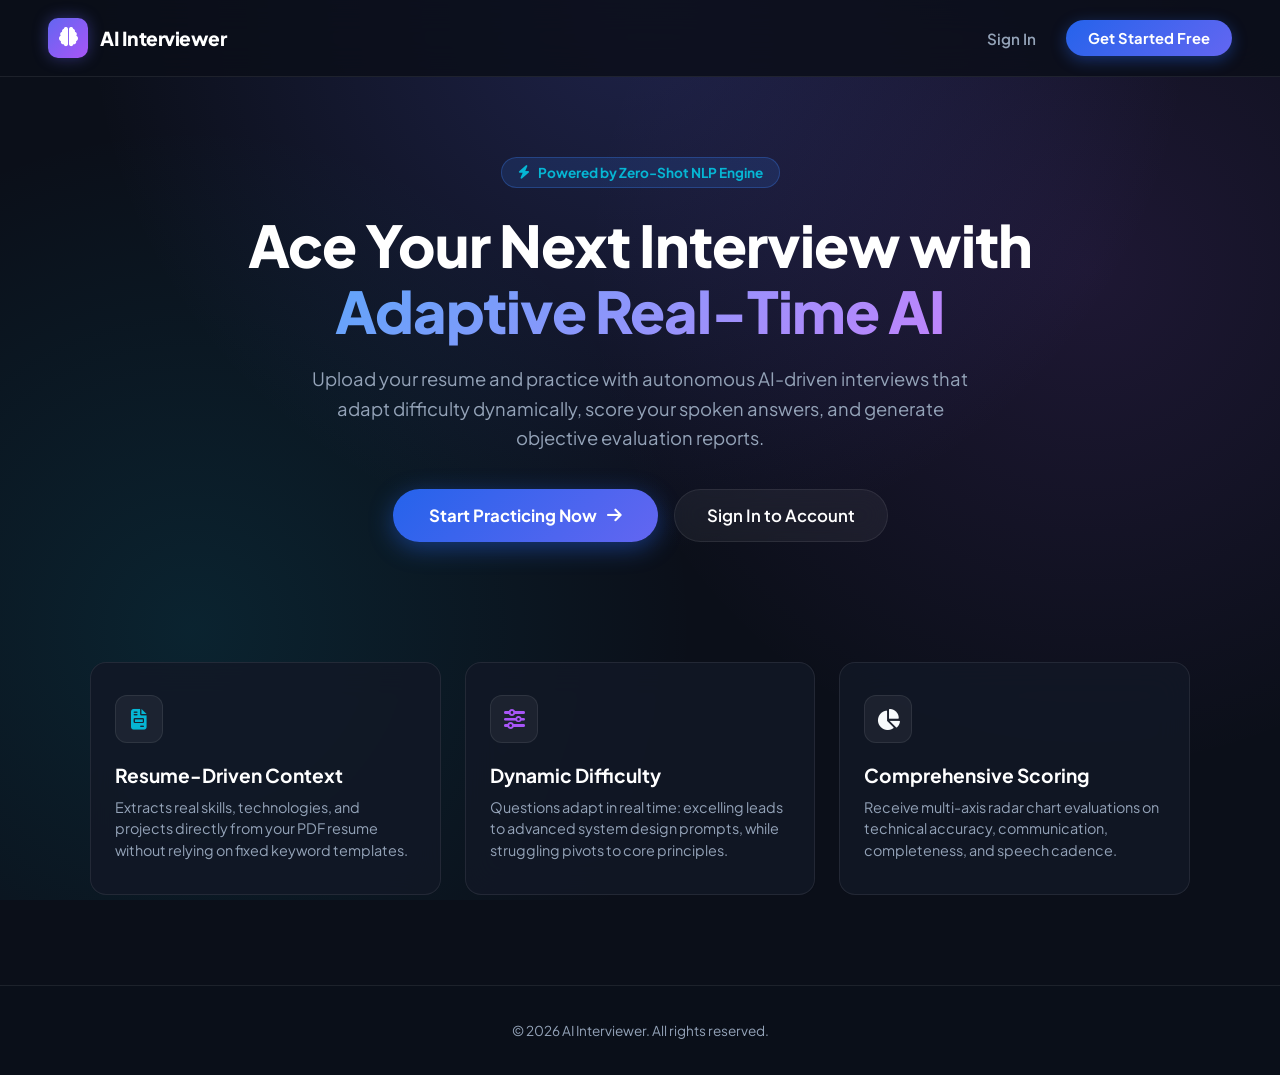
<file: frontend/index.html>
﻿<!DOCTYPE html>
<html lang="en">
<head>
  <meta charset="UTF-8">
  <meta name="viewport" content="width=device-width, initial-scale=1.0">
  <title>AI Interviewer | Master Technical & Behavioral Interviews</title>
  <link rel="stylesheet" href="https://cdnjs.cloudflare.com/ajax/libs/font-awesome/6.4.0/css/all.min.css">
  <link rel="preconnect" href="https://fonts.googleapis.com">
  <link rel="preconnect" href="https://fonts.gstatic.com" crossorigin>
  <link href="https://fonts.googleapis.com/css2?family=Plus+Jakarta+Sans:wght@300;400;500;600;700;800&display=swap" rel="stylesheet">
  <style>
    :root {
      --bg-dark: #0b0f19;
      --bg-card: rgba(18, 24, 38, 0.85);
      --border-subtle: rgba(255, 255, 255, 0.08);
      --accent-blue: #3b82f6;
      --accent-indigo: #6366f1;
      --accent-purple: #a855f7;
      --accent-cyan: #06b6d4;
      --text-main: #f8fafc;
      --text-muted: #94a3b8;
      --radius-sm: 8px;
      --radius-md: 16px;
      --radius-lg: 24px;
    }

    * { margin: 0; padding: 0; box-sizing: border-box; }

    body {
      font-family: 'Plus Jakarta Sans', sans-serif;
      background-color: var(--bg-dark);
      color: var(--text-main);
      min-height: 100vh;
      background-image: 
        radial-gradient(circle at 50% 0%, rgba(99, 102, 241, 0.22) 0%, transparent 50%),
        radial-gradient(circle at 85% 30%, rgba(168, 85, 247, 0.12) 0%, transparent 40%),
        radial-gradient(circle at 15% 70%, rgba(6, 182, 212, 0.12) 0%, transparent 40%);
      background-attachment: fixed;
    }

    .navbar {
      display: flex;
      justify-content: space-between;
      align-items: center;
      padding: 18px 48px;
      background: rgba(11, 15, 25, 0.85);
      backdrop-filter: blur(16px);
      border-bottom: 1px solid var(--border-subtle);
      position: sticky;
      top: 0;
      z-index: 100;
    }

    .brand-wrapper {
      display: flex;
      align-items: center;
      gap: 12px;
      text-decoration: none;
    }

    .brand-icon {
      width: 40px;
      height: 40px;
      border-radius: 10px;
      background: linear-gradient(135deg, var(--accent-indigo), var(--accent-purple));
      display: flex;
      align-items: center;
      justify-content: center;
      font-weight: 800;
      font-size: 1.2rem;
      color: #fff;
      box-shadow: 0 0 15px rgba(99, 102, 241, 0.4);
    }

    .brand-title {
      font-size: 1.2rem;
      font-weight: 800;
      color: #fff;
      letter-spacing: -0.5px;
    }

    .nav-actions {
      display: flex;
      align-items: center;
      gap: 14px;
    }

    .btn-nav-link {
      color: var(--text-muted);
      text-decoration: none;
      font-size: 0.95rem;
      font-weight: 600;
      padding: 8px 16px;
      transition: color 0.2s ease;
    }

    .btn-nav-link:hover { color: #fff; }

    .btn-nav-primary {
      padding: 9px 22px;
      border-radius: 9999px;
      background: linear-gradient(135deg, #2563eb, #6366f1);
      color: #fff;
      text-decoration: none;
      font-size: 0.92rem;
      font-weight: 700;
      box-shadow: 0 4px 15px rgba(37, 99, 235, 0.4);
      transition: all 0.2s ease;
    }

    .btn-nav-primary:hover {
      transform: translateY(-2px);
      box-shadow: 0 6px 20px rgba(37, 99, 235, 0.6);
    }

    .hero-section {
      max-width: 1080px;
      margin: 0 auto;
      padding: 80px 20px 60px;
      text-align: center;
    }

    .hero-badge {
      display: inline-flex;
      align-items: center;
      gap: 8px;
      padding: 6px 16px;
      border-radius: 9999px;
      background: rgba(59, 130, 246, 0.15);
      border: 1px solid rgba(59, 130, 246, 0.3);
      color: var(--accent-cyan);
      font-size: 0.85rem;
      font-weight: 700;
      margin-bottom: 24px;
    }

    .hero-title {
      font-size: 3.6rem;
      font-weight: 800;
      color: #fff;
      line-height: 1.15;
      letter-spacing: -1px;
      margin-bottom: 20px;
    }

    .hero-title span {
      background: linear-gradient(135deg, #60a5fa, #c084fc);
      -webkit-background-clip: text;
      -webkit-text-fill-color: transparent;
    }

    .hero-subtitle {
      font-size: 1.15rem;
      color: var(--text-muted);
      max-width: 680px;
      margin: 0 auto 36px;
      line-height: 1.6;
    }

    .hero-btn-group {
      display: flex;
      justify-content: center;
      gap: 16px;
      margin-bottom: 60px;
    }

    .btn-hero-main {
      display: inline-flex;
      align-items: center;
      gap: 10px;
      padding: 15px 36px;
      border-radius: 9999px;
      background: linear-gradient(135deg, #2563eb, #6366f1);
      color: #fff;
      text-decoration: none;
      font-size: 1.05rem;
      font-weight: 700;
      box-shadow: 0 6px 25px rgba(37, 99, 235, 0.45);
      transition: all 0.25s ease;
    }

    .btn-hero-main:hover {
      transform: translateY(-3px);
      box-shadow: 0 10px 30px rgba(37, 99, 235, 0.65);
    }

    .btn-hero-alt {
      display: inline-flex;
      align-items: center;
      gap: 10px;
      padding: 15px 32px;
      border-radius: 9999px;
      background: rgba(255, 255, 255, 0.05);
      border: 1px solid var(--border-subtle);
      color: #fff;
      text-decoration: none;
      font-size: 1.05rem;
      font-weight: 600;
      backdrop-filter: blur(12px);
      transition: all 0.2s ease;
    }

    .btn-hero-alt:hover {
      background: rgba(255, 255, 255, 0.1);
      border-color: rgba(255, 255, 255, 0.2);
    }

    .features-grid {
      display: grid;
      grid-template-columns: repeat(3, 1fr);
      gap: 24px;
      max-width: 1140px;
      margin: 0 auto 90px;
      padding: 0 20px;
    }

    .feature-card {
      background: var(--bg-card);
      border: 1px solid var(--border-subtle);
      border-radius: var(--radius-md);
      padding: 32px 24px;
      text-align: left;
      backdrop-filter: blur(16px);
      transition: all 0.25s ease;
    }

    .feature-card:hover {
      border-color: rgba(59, 130, 246, 0.4);
      transform: translateY(-4px);
    }

    .feature-icon-box {
      width: 48px;
      height: 48px;
      border-radius: 12px;
      background: rgba(255, 255, 255, 0.05);
      border: 1px solid var(--border-subtle);
      display: flex;
      align-items: center;
      justify-content: center;
      font-size: 1.3rem;
      margin-bottom: 20px;
    }

    .feature-title {
      font-size: 1.2rem;
      font-weight: 700;
      color: #fff;
      margin-bottom: 10px;
    }

    .feature-desc {
      font-size: 0.9rem;
      color: var(--text-muted);
      line-height: 1.5;
    }

    footer {
      text-align: center;
      padding: 36px 20px;
      font-size: 0.85rem;
      color: var(--text-muted);
      border-top: 1px solid var(--border-subtle);
      background: rgba(11, 15, 25, 0.6);
    }
  </style>
</head>
<body>
  <nav class="navbar">
    <a href="index.html" class="brand-wrapper">
      <div class="brand-icon"><i class="fa-solid fa-brain"></i></div>
      <span class="brand-title">AI Interviewer</span>
    </a>

    <div class="nav-actions">
      <a href="login.html" class="btn-nav-link">Sign In</a>
      <a href="register.html" class="btn-nav-primary">Get Started Free</a>
    </div>
  </nav>

  <main>
    <section class="hero-section">
      <div class="hero-badge">
        <i class="fa-solid fa-bolt"></i> Powered by Zero-Shot NLP Engine
      </div>
      <h1 class="hero-title">
        Ace Your Next Interview with <span>Adaptive Real-Time AI</span>
      </h1>
      <p class="hero-subtitle">
        Upload your resume and practice with autonomous AI-driven interviews that adapt difficulty dynamically, score your spoken answers, and generate objective evaluation reports.
      </p>

      <div class="hero-btn-group">
        <a href="register.html" class="btn-hero-main">
          Start Practicing Now <i class="fa-solid fa-arrow-right"></i>
        </a>
        <a href="login.html" class="btn-hero-alt">
          Sign In to Account
        </a>
      </div>
    </section>

    <section class="features-grid">
      <div class="feature-card">
        <div class="feature-icon-box" style="color: var(--accent-cyan);">
          <i class="fa-solid fa-file-invoice"></i>
        </div>
        <h3 class="feature-title">Resume-Driven Context</h3>
        <p class="feature-desc">
          Extracts real skills, technologies, and projects directly from your PDF resume without relying on fixed keyword templates.
        </p>
      </div>

      <div class="feature-card">
        <div class="feature-icon-box" style="color: var(--accent-purple);">
          <i class="fa-solid fa-sliders"></i>
        </div>
        <h3 class="feature-title">Dynamic Difficulty</h3>
        <p class="feature-desc">
          Questions adapt in real time: excelling leads to advanced system design prompts, while struggling pivots to core principles.
        </p>
      </div>

      <div class="feature-card">
        <div class="feature-icon-box" style="color: var(--accent-green);">
          <i class="fa-solid fa-chart-pie"></i>
        </div>
        <h3 class="feature-title">Comprehensive Scoring</h3>
        <p class="feature-desc">
          Receive multi-axis radar chart evaluations on technical accuracy, communication, completeness, and speech cadence.
        </p>
      </div>
    </section>
  </main>

  <footer>
    <p>&copy; 2026 AI Interviewer. All rights reserved.</p>
  </footer>

  <script src="js/api.js"></script>
  <script>
    // If candidate is already logged in, redirect directly to dashboard
    if (api.getToken()) {
      window.location.href = "dashboard.html";
    }
  </script>
</body>
</html>
</file>
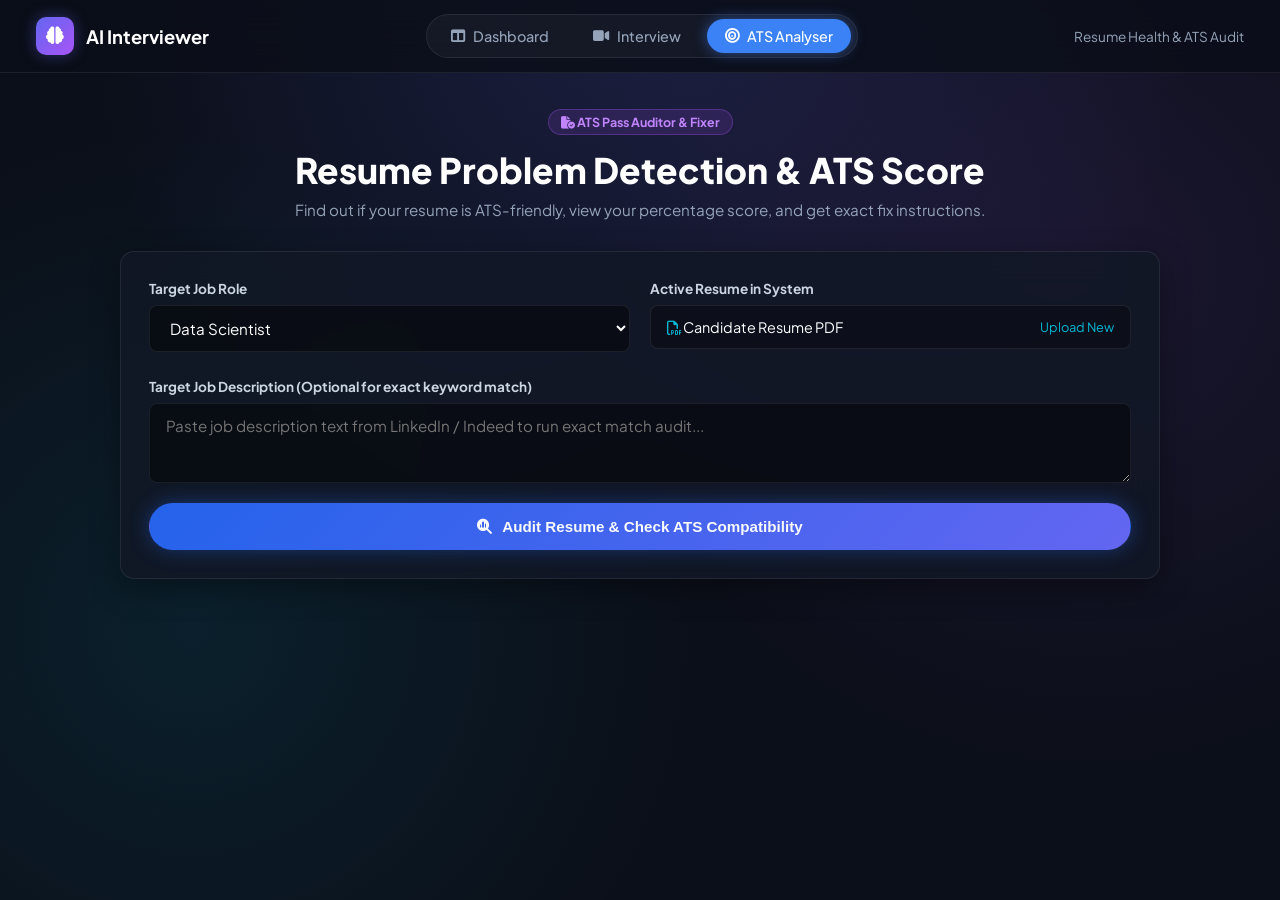
<file: frontend/ats.html>
﻿<!DOCTYPE html>
<html lang="en">
<head>
  <meta charset="UTF-8">
  <meta name="viewport" content="width=device-width, initial-scale=1.0">
  <title>ATS Resume Auditor & Problem Corrector | AI Interviewer</title>
  <link rel="stylesheet" href="https://cdnjs.cloudflare.com/ajax/libs/font-awesome/6.4.0/css/all.min.css">
  <link rel="preconnect" href="https://fonts.googleapis.com">
  <link rel="preconnect" href="https://fonts.gstatic.com" crossorigin>
  <link href="https://fonts.googleapis.com/css2?family=Plus+Jakarta+Sans:wght@300;400;500;600;700;800&display=swap" rel="stylesheet">
  <style>
    :root {
      --bg-dark: #0b0f19;
      --bg-card: rgba(18, 24, 38, 0.85);
      --border-subtle: rgba(255, 255, 255, 0.08);
      --border-glow: rgba(59, 130, 246, 0.4);
      --accent-blue: #3b82f6;
      --accent-indigo: #6366f1;
      --accent-purple: #a855f7;
      --accent-cyan: #06b6d4;
      --accent-yellow: #f59e0b;
      --accent-green: #10b981;
      --accent-red: #f43f5e;
      --text-main: #f8fafc;
      --text-muted: #94a3b8;
      --radius-sm: 8px;
      --radius-md: 14px;
      --radius-lg: 20px;
    }

    * { margin: 0; padding: 0; box-sizing: border-box; }

    body {
      font-family: 'Plus Jakarta Sans', sans-serif;
      background-color: var(--bg-dark);
      color: var(--text-main);
      min-height: 100vh;
      background-image: 
        radial-gradient(circle at 50% 0%, rgba(99, 102, 241, 0.18) 0%, transparent 50%),
        radial-gradient(circle at 85% 30%, rgba(168, 85, 247, 0.1) 0%, transparent 40%),
        radial-gradient(circle at 15% 70%, rgba(6, 182, 212, 0.1) 0%, transparent 40%);
      background-attachment: fixed;
    }

    .navbar {
      display: flex;
      justify-content: space-between;
      align-items: center;
      padding: 14px 36px;
      background: rgba(11, 15, 25, 0.85);
      backdrop-filter: blur(16px);
      border-bottom: 1px solid var(--border-subtle);
      position: sticky;
      top: 0;
      z-index: 100;
    }

    .brand-wrapper {
      display: flex;
      align-items: center;
      gap: 12px;
      text-decoration: none;
    }

    .brand-icon {
      width: 38px;
      height: 38px;
      border-radius: 10px;
      background: linear-gradient(135deg, var(--accent-indigo), var(--accent-purple));
      display: flex;
      align-items: center;
      justify-content: center;
      font-weight: 800;
      font-size: 1.1rem;
      color: #fff;
      box-shadow: 0 0 15px rgba(99, 102, 241, 0.4);
    }

    .brand-title {
      font-size: 1.15rem;
      font-weight: 700;
      color: #fff;
    }

    .nav-center {
      display: flex;
      align-items: center;
      gap: 8px;
      background: rgba(255, 255, 255, 0.04);
      padding: 4px 6px;
      border-radius: 9999px;
      border: 1px solid var(--border-subtle);
    }

    .nav-pill {
      display: flex;
      align-items: center;
      gap: 8px;
      padding: 8px 18px;
      border-radius: 9999px;
      color: var(--text-muted);
      text-decoration: none;
      font-size: 0.9rem;
      font-weight: 500;
      transition: all 0.2s ease;
    }

    .nav-pill:hover { color: #fff; }

    .nav-pill.active {
      background: var(--accent-blue);
      color: #fff;
      box-shadow: 0 0 14px rgba(59, 130, 246, 0.5);
    }

    .container {
      max-width: 1080px;
      margin: 0 auto;
      padding: 36px 20px 80px;
    }

    .stat-card {
      background: var(--bg-card);
      border: 1px solid var(--border-subtle);
      border-radius: var(--radius-md);
      padding: 28px;
      backdrop-filter: blur(16px);
      box-shadow: 0 10px 30px rgba(0, 0, 0, 0.35);
      margin-bottom: 24px;
    }

    .roles-badge {
      padding: 4px 12px;
      border-radius: 9999px;
      font-size: 0.78rem;
      font-weight: 700;
      display: inline-block;
    }

    .form-select {
      width: 100%;
      padding: 12px 16px;
      background: rgba(0, 0, 0, 0.45);
      border: 1px solid var(--border-subtle);
      border-radius: var(--radius-sm);
      color: #fff;
      font-size: 0.95rem;
      font-family: inherit;
      outline: none;
      margin-bottom: 16px;
    }

    .form-select:focus {
      border-color: var(--accent-blue);
      box-shadow: 0 0 12px rgba(59, 130, 246, 0.35);
    }

    .action-btn-pill {
      display: inline-flex;
      align-items: center;
      gap: 10px;
      padding: 14px 28px;
      border-radius: 9999px;
      background: var(--bg-card);
      border: 1px solid var(--border-subtle);
      color: var(--text-main);
      text-decoration: none;
      font-size: 0.95rem;
      font-weight: 700;
      cursor: pointer;
      transition: all 0.2s ease;
    }

    .action-btn-pill.primary {
      background: linear-gradient(135deg, #2563eb, #6366f1);
      border-color: transparent;
      box-shadow: 0 0 20px rgba(37, 99, 235, 0.4);
    }

    .score-circle-gauge {
      width: 140px;
      height: 140px;
      border-radius: 50%;
      border: 8px solid var(--accent-green);
      display: flex;
      flex-direction: column;
      align-items: center;
      justify-content: center;
      margin-bottom: 12px;
      box-shadow: 0 0 25px rgba(16, 185, 129, 0.35);
    }

    /* Problem and Correction Cards */
    .problem-card {
      background: rgba(0, 0, 0, 0.35);
      border-left: 4px solid var(--accent-red);
      border-top: 1px solid var(--border-subtle);
      border-right: 1px solid var(--border-subtle);
      border-bottom: 1px solid var(--border-subtle);
      border-radius: var(--radius-sm);
      padding: 16px 20px;
      margin-bottom: 14px;
    }

    .problem-card.medium { border-left-color: var(--accent-yellow); }
    .problem-card.low { border-left-color: var(--accent-cyan); }
  </style>
</head>
<body>
  <nav class="navbar">
    <a href="dashboard.html" class="brand-wrapper">
      <div class="brand-icon"><i class="fa-solid fa-brain"></i></div>
      <span class="brand-title">AI Interviewer</span>
    </a>

    <div class="nav-center">
      <a href="dashboard.html" class="nav-pill"><i class="fa-solid fa-table-columns"></i> Dashboard</a>
      <a href="interview.html" class="nav-pill"><i class="fa-solid fa-video"></i> Interview</a>
      <a href="ats.html" class="nav-pill active"><i class="fa-solid fa-bullseye"></i> ATS Analyser</a>
    </div>

    <div style="font-size: 0.85rem; color: var(--text-muted);">
      Resume Health &amp; ATS Audit
    </div>
  </nav>

  <main class="container">
    <div style="text-align: center; margin-bottom: 32px;">
      <span class="roles-badge" style="background: rgba(168,85,247,0.15); color: #c084fc; border: 1px solid rgba(168,85,247,0.3); margin-bottom: 12px;">
        <i class="fa-solid fa-file-circle-check"></i> ATS Pass Auditor &amp; Fixer
      </span>
      <h1 style="font-size: 2.2rem; font-weight: 800; color: #fff; margin-bottom: 8px;">Resume Problem Detection &amp; ATS Score</h1>
      <p style="color: var(--text-muted); font-size: 0.95rem;">Find out if your resume is ATS-friendly, view your percentage score, and get exact fix instructions.</p>
    </div>

    <!-- Scanner Config -->
    <div class="stat-card">
      <div style="display: grid; grid-template-columns: 1fr 1fr; gap: 20px; margin-bottom: 10px;">
        <div>
          <label style="font-size: 0.85rem; font-weight: 700; color: #cbd5e1; display: block; margin-bottom: 8px;">Target Job Role</label>
          <select id="target-role-select" class="form-select">
            <option value="Data Scientist">Data Scientist</option>
            <option value="Machine Learning Engineer">Machine Learning Engineer</option>
            <option value="Software Engineer">Software Engineer</option>
            <option value="Frontend Engineer">Frontend Engineer</option>
            <option value="Backend Engineer">Backend Engineer</option>
            <option value="Full Stack Engineer">Full Stack Engineer</option>
            <option value="DevOps Engineer">DevOps Engineer</option>
          </select>
        </div>
        <div>
          <label style="font-size: 0.85rem; font-weight: 700; color: #cbd5e1; display: block; margin-bottom: 8px;">Active Resume in System</label>
          <div style="padding: 12px 16px; background: rgba(0,0,0,0.3); border: 1px solid var(--border-subtle); border-radius: var(--radius-sm); font-size: 0.9rem; color: #fff; display: flex; justify-content: space-between; align-items: center;">
            <span><i class="fa-regular fa-file-pdf" style="color: var(--accent-cyan);"></i> Candidate Resume PDF</span>
            <a href="resume.html" style="font-size: 0.8rem; color: var(--accent-cyan); text-decoration: none;">Upload New</a>
          </div>
        </div>
      </div>

      <label style="font-size: 0.85rem; font-weight: 700; color: #cbd5e1; display: block; margin-bottom: 8px;">Target Job Description (Optional for exact keyword match)</label>
      <textarea id="job-desc-input" class="form-select" style="min-height: 80px; resize: vertical;" placeholder="Paste job description text from LinkedIn / Indeed to run exact match audit..."></textarea>

      <button id="btn-run-ats" class="action-btn-pill primary" style="width: 100%; justify-content: center;" onclick="runATSCheck()">
        <i class="fa-solid fa-magnifying-glass-chart"></i> Audit Resume &amp; Check ATS Compatibility
      </button>
    </div>

    <!-- Loading -->
    <div id="ats-loading" style="display: none; text-align: center; padding: 40px;">
      <i class="fa-solid fa-circle-notch fa-spin" style="font-size: 2.4rem; color: var(--accent-blue);"></i>
      <p style="color: var(--text-muted); margin-top: 14px; font-size: 0.95rem;">Checking ATS parsability, section tags, formatting, and keyword densities...</p>
    </div>

    <!-- Results Section -->
    <div id="ats-results" style="display: none;">
      
      <!-- Top Percentage Gauge & Breakdown -->
      <div style="display: grid; grid-template-columns: 1fr 2fr; gap: 24px; margin-bottom: 24px;">
        
        <div class="stat-card" style="display: flex; flex-direction: column; align-items: center; justify-content: center; text-align: center;">
          <div class="score-circle-gauge" id="ats-gauge-circle">
            <span id="ats-percentage-val" style="font-size: 2.8rem; font-weight: 800; color: #fff;">0%</span>
          </div>
          <h3 id="ats-friendliness-status" style="font-size: 1.15rem; color: #fff; margin-bottom: 4px;">ATS Friendly</h3>
          <span id="ats-verdict-subtext" style="font-size: 0.82rem; color: var(--text-muted);">Passes 90%+ recruiter scanners</span>
        </div>

        <div class="stat-card" style="display: flex; flex-direction: column; justify-content: center; gap: 16px;">
          <div>
            <div style="display: flex; justify-content: space-between; font-size: 0.85rem; font-weight: 700; margin-bottom: 6px;">
              <span>Role Keyword Match</span>
              <span id="score-kw" style="color: var(--accent-cyan);">0%</span>
            </div>
            <div style="width: 100%; height: 8px; background: rgba(255,255,255,0.08); border-radius: 9999px; overflow: hidden;">
              <div id="bar-kw" style="width: 0%; height: 100%; background: var(--accent-cyan); transition: width 1s ease;"></div>
            </div>
          </div>

          <div>
            <div style="display: flex; justify-content: space-between; font-size: 0.85rem; font-weight: 700; margin-bottom: 6px;">
              <span>Section Structure &amp; Layout</span>
              <span id="score-struct" style="color: var(--accent-purple);">0%</span>
            </div>
            <div style="width: 100%; height: 8px; background: rgba(255,255,255,0.08); border-radius: 9999px; overflow: hidden;">
              <div id="bar-struct" style="width: 0%; height: 100%; background: var(--accent-purple); transition: width 1s ease;"></div>
            </div>
          </div>

          <div>
            <div style="display: flex; justify-content: space-between; font-size: 0.85rem; font-weight: 700; margin-bottom: 6px;">
              <span>Quantified Impact &amp; Metrics</span>
              <span id="score-impact" style="color: var(--accent-yellow);">0%</span>
            </div>
            <div style="width: 100%; height: 8px; background: rgba(255,255,255,0.08); border-radius: 9999px; overflow: hidden;">
              <div id="bar-impact" style="width: 0%; height: 100%; background: var(--accent-yellow); transition: width 1s ease;"></div>
            </div>
          </div>

          <div>
            <div style="display: flex; justify-content: space-between; font-size: 0.85rem; font-weight: 700; margin-bottom: 6px;">
              <span>ATS Parser Readability</span>
              <span id="score-read" style="color: var(--accent-green);">0%</span>
            </div>
            <div style="width: 100%; height: 8px; background: rgba(255,255,255,0.08); border-radius: 9999px; overflow: hidden;">
              <div id="bar-read" style="width: 0%; height: 100%; background: var(--accent-green); transition: width 1s ease;"></div>
            </div>
          </div>
        </div>
      </div>

      <!-- Identified Problems & Exact How to Correct It Steps -->
      <div class="stat-card">
        <h2 style="font-size: 1.25rem; font-weight: 800; color: #fff; margin-bottom: 6px;">
          <i class="fa-solid fa-triangle-exclamation" style="color: var(--accent-red);"></i> Detected Resume Issues &amp; How to Correct Them
        </h2>
        <p style="color: var(--text-muted); font-size: 0.88rem; margin-bottom: 20px;">
          Fixing these items directly boosts your parsing accuracy and interview callbacks.
        </p>

        <div id="problems-container"></div>
      </div>

      <!-- Keyword Analysis -->
      <div style="display: grid; grid-template-columns: 1fr 1fr; gap: 24px; margin-bottom: 24px;">
        <div class="stat-card">
          <h3 style="font-size: 1.05rem; color: var(--accent-green); margin-bottom: 12px;"><i class="fa-solid fa-circle-check"></i> Found Keywords</h3>
          <div id="matched-keywords-box" style="display: flex; flex-wrap: wrap; gap: 8px;"></div>
        </div>

        <div class="stat-card">
          <h3 style="font-size: 1.05rem; color: var(--accent-red); margin-bottom: 12px;"><i class="fa-solid fa-circle-xmark"></i> Missing Recommended Keywords</h3>
          <div id="missing-keywords-box" style="display: flex; flex-wrap: wrap; gap: 8px;"></div>
        </div>
      </div>

      <!-- Quick Action Checklist -->
      <div class="stat-card">
        <h3 style="font-size: 1.15rem; color: var(--accent-cyan); margin-bottom: 14px;"><i class="fa-solid fa-list-check"></i> Quick Optimization Rules</h3>
        <ul id="quick-fixes-list" style="list-style: none; display: flex; flex-direction: column; gap: 10px; font-size: 0.9rem; color: #cbd5e1;"></ul>
      </div>

    </div>
  </main>

  <script src="js/api.js"></script>
  <script>
    async function runATSCheck() {
      const role = document.getElementById("target-role-select").value;
      const jobDesc = document.getElementById("job-desc-input").value;
      const btn = document.getElementById("btn-run-ats");
      const loading = document.getElementById("ats-loading");
      const results = document.getElementById("ats-results");

      btn.disabled = true;
      loading.style.display = "block";
      results.style.display = "none";

      try {
        const res = await api.request("/resume/ats-analyze", {
          method: "POST",
          body: JSON.stringify({
            target_role: role,
            job_description: jobDesc
          })
        });

        loading.style.display = "none";
        results.style.display = "block";
        btn.disabled = false;

        const report = res.report;
        const pct = report.ats_percentage || 0;
        document.getElementById("ats-percentage-val").innerText = `${pct}%`;

        // Update Gauge
        const circle = document.getElementById("ats-gauge-circle");
        const status = document.getElementById("ats-friendliness-status");
        const sub = document.getElementById("ats-verdict-subtext");

        if (pct >= 75) {
          circle.style.borderColor = "#10b981";
          circle.style.boxShadow = "0 0 25px rgba(16, 185, 129, 0.4)";
          status.innerText = "ATS Friendly ✅";
          status.style.color = "#10b981";
          sub.innerText = "Excellent parsability. High probability of passing recruiter filters.";
        } else if (pct >= 55) {
          circle.style.borderColor = "#f59e0b";
          circle.style.boxShadow = "0 0 25px rgba(245, 158, 11, 0.4)";
          status.innerText = "Needs Optimization ⚠️";
          status.style.color = "#f59e0b";
          sub.innerText = "Moderate parsability. Apply the corrections below to boost your score.";
        } else {
          circle.style.borderColor = "#f43f5e";
          circle.style.boxShadow = "0 0 25px rgba(244, 63, 94, 0.4)";
          status.innerText = "Not ATS Friendly ❌";
          status.style.color = "#f43f5e";
          sub.innerText = "High risk of rejection by automated parsers. Follow the steps below.";
        }

        // Sub-score bars
        const scores = report.scores || {};
        const kw = scores.keyword_match || 60;
        const struct = scores.section_structure || 70;
        const impact = scores.quantified_impact || 60;
        const read = scores.readability || 80;

        document.getElementById("score-kw").innerText = `${kw}%`;
        document.getElementById("bar-kw").style.width = `${kw}%`;
        document.getElementById("score-struct").innerText = `${struct}%`;
        document.getElementById("bar-struct").style.width = `${struct}%`;
        document.getElementById("score-impact").innerText = `${impact}%`;
        document.getElementById("bar-impact").style.width = `${impact}%`;
        document.getElementById("score-read").innerText = `${read}%`;
        document.getElementById("bar-read").style.width = `${read}%`;

        // Render Problems & Exact How to Correct It
        const probBox = document.getElementById("problems-container");
        probBox.innerHTML = "";
        (report.problems_and_corrections || []).forEach(p => {
          const badgeClass = p.impact === "High" ? "rgba(244,63,94,0.15); color: #f43f5e; border: 1px solid rgba(244,63,94,0.3);" : "rgba(245,158,11,0.15); color: #f59e0b; border: 1px solid rgba(245,158,11,0.3);";
          probBox.innerHTML += `
            <div class="problem-card ${p.impact ? p.impact.toLowerCase() : 'medium'}">
              <div style="display: flex; justify-content: space-between; align-items: center; margin-bottom: 8px;">
                <span style="font-weight: 700; color: #fff; font-size: 0.95rem;">${p.issue}</span>
                <span class="roles-badge" style="background: ${badgeClass}">${p.impact || 'Medium'} Impact</span>
              </div>
              <div style="background: rgba(255,255,255,0.03); padding: 10px 14px; border-radius: 6px; border: 1px solid var(--border-subtle);">
                <span style="font-size: 0.78rem; font-weight: 700; color: var(--accent-cyan); display: block; margin-bottom: 2px;">HOW TO CORRECT IT:</span>
                <p style="font-size: 0.85rem; color: #cbd5e1; margin: 0;">${p.how_to_fix}</p>
              </div>
            </div>
          `;
        });

        // Render Keywords
        const matchedBox = document.getElementById("matched-keywords-box");
        matchedBox.innerHTML = "";
        (report.matched_keywords || []).forEach(k => {
          matchedBox.innerHTML += `<span class="roles-badge" style="background: rgba(16,185,129,0.15); color: #34d399; border: 1px solid rgba(16,185,129,0.3); font-size: 0.82rem; padding: 5px 12px;">${k}</span>`;
        });

        const missingBox = document.getElementById("missing-keywords-box");
        missingBox.innerHTML = "";
        (report.missing_keywords || []).forEach(k => {
          missingBox.innerHTML += `<span class="roles-badge" style="background: rgba(244,63,94,0.15); color: #fb7185; border: 1px solid rgba(244,63,94,0.3); font-size: 0.82rem; padding: 5px 12px;">+ ${k}</span>`;
        });

        // Quick Fixes
        const qList = document.getElementById("quick-fixes-list");
        qList.innerHTML = "";
        (report.quick_fixes || []).forEach(q => {
          qList.innerHTML += `<li style="display: flex; gap: 10px;"><i class="fa-solid fa-check" style="color: var(--accent-green); margin-top: 3px;"></i> ${q}</li>`;
        });

        results.scrollIntoView({ behavior: 'smooth' });

      } catch (err) {
        loading.style.display = "none";
        btn.disabled = false;
        alert(err.message || "Failed to analyze resume.");
      }
    }
  </script>
</body>
</html>
</file>
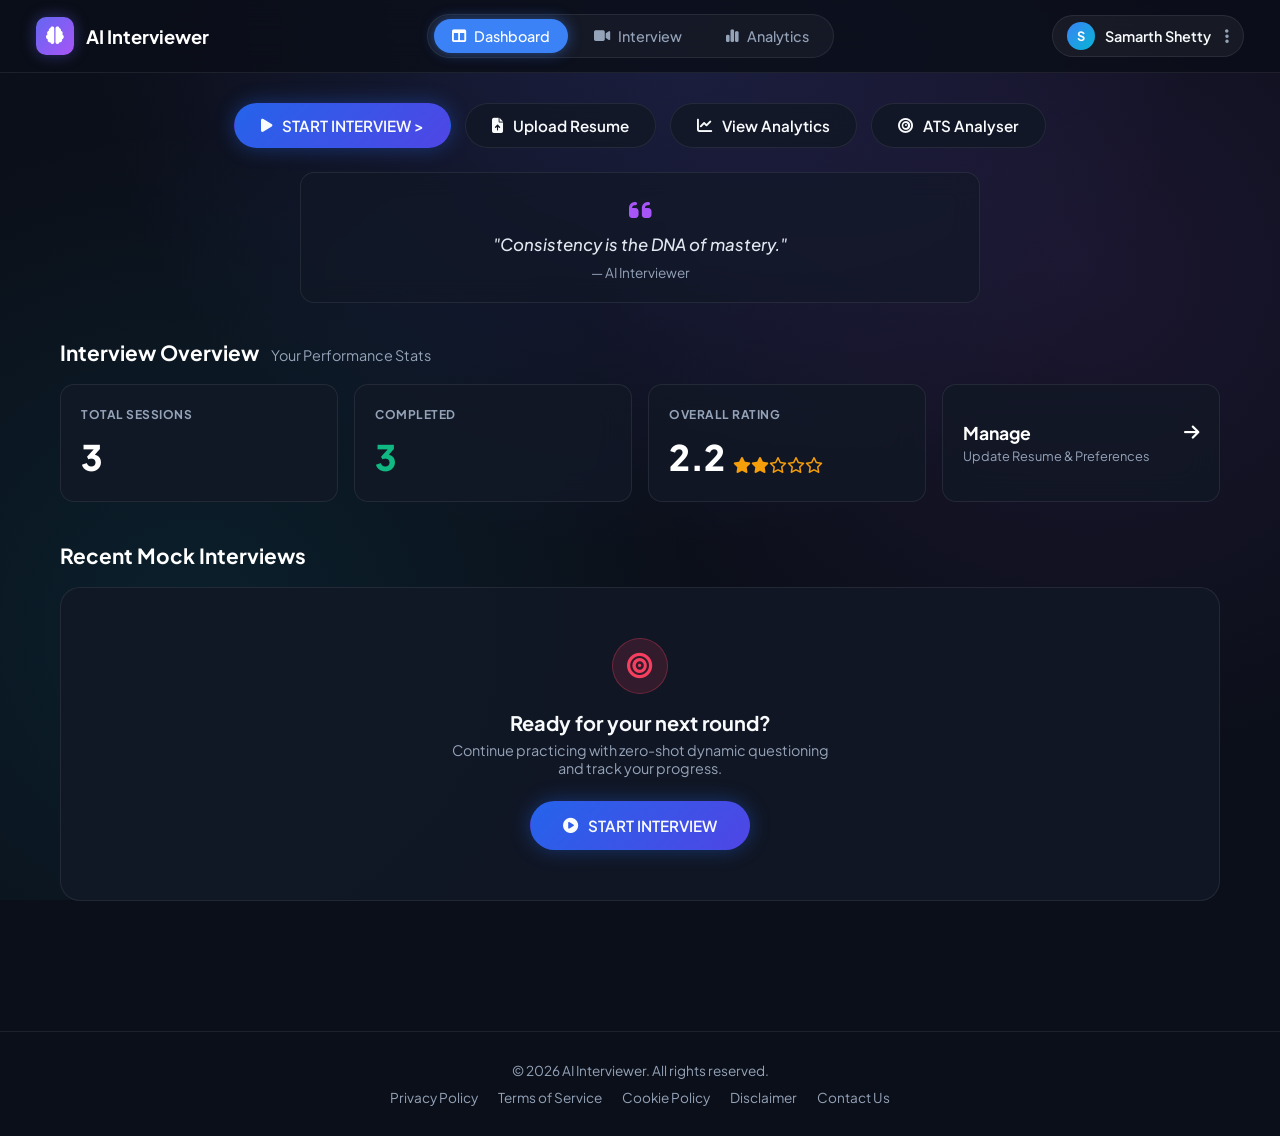
<file: frontend/dashboard.html>
﻿<!DOCTYPE html>
<html lang="en">
<head>
  <meta charset="UTF-8">
  <meta name="viewport" content="width=device-width, initial-scale=1.0">
  <title>AI Interviewer | Dashboard</title>
  <link rel="stylesheet" href="https://cdnjs.cloudflare.com/ajax/libs/font-awesome/6.4.0/css/all.min.css">
  <link rel="preconnect" href="https://fonts.googleapis.com">
  <link rel="preconnect" href="https://fonts.gstatic.com" crossorigin>
  <link href="https://fonts.googleapis.com/css2?family=Plus+Jakarta+Sans:wght@300;400;500;600;700;800&display=swap" rel="stylesheet">
  <style>
    :root {
      --bg-dark: #0b0f19;
      --bg-card: rgba(18, 24, 38, 0.85);
      --bg-card-hover: rgba(26, 34, 52, 0.95);
      --bg-pill: rgba(255, 255, 255, 0.05);
      --border-subtle: rgba(255, 255, 255, 0.08);
      --border-glow: rgba(59, 130, 246, 0.4);
      --accent-blue: #3b82f6;
      --accent-indigo: #6366f1;
      --accent-purple: #a855f7;
      --accent-cyan: #06b6d4;
      --accent-yellow: #f59e0b;
      --accent-green: #10b981;
      --text-main: #f8fafc;
      --text-muted: #94a3b8;
      --radius-sm: 8px;
      --radius-md: 14px;
      --radius-lg: 20px;
    }

    * { margin: 0; padding: 0; box-sizing: border-box; }

    body {
      font-family: 'Plus Jakarta Sans', sans-serif;
      background-color: var(--bg-dark);
      color: var(--text-main);
      min-height: 100vh;
      background-image: 
        radial-gradient(circle at 50% 0%, rgba(99, 102, 241, 0.18) 0%, transparent 50%),
        radial-gradient(circle at 85% 30%, rgba(168, 85, 247, 0.1) 0%, transparent 40%),
        radial-gradient(circle at 15% 70%, rgba(6, 182, 212, 0.1) 0%, transparent 40%);
      background-attachment: fixed;
    }

    /* Navbar */
    .navbar {
      display: flex;
      justify-content: space-between;
      align-items: center;
      padding: 14px 36px;
      background: rgba(11, 15, 25, 0.85);
      backdrop-filter: blur(16px);
      border-bottom: 1px solid var(--border-subtle);
      position: sticky;
      top: 0;
      z-index: 100;
    }

    .brand-wrapper {
      display: flex;
      align-items: center;
      gap: 12px;
      text-decoration: none;
    }

    .brand-icon {
      width: 38px;
      height: 38px;
      border-radius: 10px;
      background: linear-gradient(135deg, var(--accent-indigo), var(--accent-purple));
      display: flex;
      align-items: center;
      justify-content: center;
      font-weight: 800;
      font-size: 1.1rem;
      color: #fff;
      box-shadow: 0 0 15px rgba(99, 102, 241, 0.4);
    }

    .brand-title {
      font-size: 1.15rem;
      font-weight: 700;
      color: #fff;
    }

    .nav-center {
      display: flex;
      align-items: center;
      gap: 8px;
      background: rgba(255, 255, 255, 0.04);
      padding: 4px 6px;
      border-radius: 9999px;
      border: 1px solid var(--border-subtle);
    }

    .nav-pill {
      display: flex;
      align-items: center;
      gap: 8px;
      padding: 8px 18px;
      border-radius: 9999px;
      color: var(--text-muted);
      text-decoration: none;
      font-size: 0.9rem;
      font-weight: 500;
      transition: all 0.2s ease;
    }

    .nav-pill:hover { color: #fff; }

    .nav-pill.active {
      background: var(--accent-blue);
      color: #fff;
      box-shadow: 0 0 14px rgba(59, 130, 246, 0.5);
    }

    .nav-user-chip {
      display: flex;
      align-items: center;
      gap: 10px;
      padding: 6px 14px;
      background: var(--bg-pill);
      border: 1px solid var(--border-subtle);
      border-radius: 9999px;
    }

    .user-avatar {
      width: 28px;
      height: 28px;
      border-radius: 50%;
      background: linear-gradient(135deg, var(--accent-blue), var(--accent-cyan));
      display: flex;
      align-items: center;
      justify-content: center;
      font-size: 0.8rem;
      font-weight: 700;
      color: #fff;
    }

    /* Container */
    .container {
      max-width: 1200px;
      margin: 0 auto;
      padding: 30px 20px 80px;
    }

    /* Hero Action Pills */
    .hero-actions-row {
      display: flex;
      justify-content: center;
      gap: 14px;
      margin-bottom: 24px;
      flex-wrap: wrap;
    }

    .action-btn-pill {
      display: inline-flex;
      align-items: center;
      gap: 10px;
      padding: 12px 26px;
      border-radius: 9999px;
      background: var(--bg-card);
      border: 1px solid var(--border-subtle);
      color: var(--text-main);
      text-decoration: none;
      font-size: 0.95rem;
      font-weight: 600;
      backdrop-filter: blur(12px);
      transition: all 0.25s ease;
    }

    .action-btn-pill:hover {
      border-color: var(--border-glow);
      transform: translateY(-2px);
      box-shadow: 0 6px 20px rgba(0, 0, 0, 0.4);
    }

    .action-btn-pill.primary {
      background: linear-gradient(135deg, #2563eb, #4f46e5);
      border-color: transparent;
      box-shadow: 0 0 20px rgba(37, 99, 235, 0.4);
    }

    /* Quote Card */
    .quote-card {
      max-width: 680px;
      margin: 0 auto 36px;
      background: rgba(18, 24, 38, 0.6);
      backdrop-filter: blur(12px);
      border: 1px solid var(--border-subtle);
      border-radius: var(--radius-md);
      padding: 20px 28px;
      text-align: center;
    }

    .quote-icon {
      font-size: 1.6rem;
      color: var(--accent-purple);
      margin-bottom: 8px;
    }

    .quote-text {
      font-size: 1.05rem;
      font-weight: 500;
      font-style: italic;
      color: #e2e8f0;
      margin-bottom: 6px;
    }

    .quote-author {
      font-size: 0.85rem;
      color: var(--text-muted);
    }

    /* Stats Overview */
    .section-header {
      display: flex;
      align-items: baseline;
      gap: 12px;
      margin-bottom: 18px;
    }

    .section-header h2 { font-size: 1.3rem; font-weight: 700; color: #fff; }
    .section-header span { font-size: 0.9rem; color: var(--text-muted); }

    .stats-grid {
      display: grid;
      grid-template-columns: repeat(4, 1fr);
      gap: 16px;
      margin-bottom: 40px;
    }

    .stat-card {
      background: var(--bg-card);
      border: 1px solid var(--border-subtle);
      border-radius: var(--radius-md);
      padding: 22px 20px;
      backdrop-filter: blur(16px);
      transition: all 0.2s ease;
    }

    .stat-card:hover {
      border-color: rgba(255, 255, 255, 0.15);
      transform: translateY(-2px);
    }

    .stat-label {
      font-size: 0.75rem;
      font-weight: 700;
      text-transform: uppercase;
      letter-spacing: 0.5px;
      color: var(--text-muted);
      margin-bottom: 12px;
    }

    .stat-value {
      font-size: 2.2rem;
      font-weight: 800;
      color: #fff;
    }

    /* Empty State Box */
    .empty-state-box {
      background: var(--bg-card);
      border: 1px solid var(--border-subtle);
      border-radius: var(--radius-lg);
      padding: 50px 20px;
      text-align: center;
      display: flex;
      flex-direction: column;
      align-items: center;
      margin-bottom: 50px;
    }

    .empty-target-icon {
      width: 56px;
      height: 56px;
      border-radius: 50%;
      background: rgba(244, 63, 94, 0.15);
      border: 1px solid rgba(244, 63, 94, 0.3);
      display: flex;
      align-items: center;
      justify-content: center;
      font-size: 1.6rem;
      margin-bottom: 16px;
    }

    /* Footer */
    footer {
      text-align: center;
      padding: 30px 20px;
      font-size: 0.85rem;
      color: var(--text-muted);
      border-top: 1px solid var(--border-subtle);
    }

    .footer-links {
      display: flex;
      justify-content: center;
      gap: 20px;
      margin-top: 10px;
      list-style: none;
    }

    .footer-links a { color: var(--text-muted); text-decoration: none; }
    .footer-links a:hover { color: #fff; }
  </style>
</head>
<body>
  <!-- Navigation Bar -->
  <nav class="navbar">
    <a href="dashboard.html" class="brand-wrapper">
      <div class="brand-icon"><i class="fa-solid fa-brain"></i></div>
      <span class="brand-title">AI Interviewer</span>
    </a>

    <div class="nav-center">
      <a href="dashboard.html" class="nav-pill active"><i class="fa-solid fa-table-columns"></i> Dashboard</a>
      <a href="interview.html" class="nav-pill"><i class="fa-solid fa-video"></i> Interview</a>
      <a href="dashboard.html" class="nav-pill"><i class="fa-solid fa-chart-simple"></i> Analytics</a>
    </div>

    <div class="nav-user-chip">
      <div class="user-avatar" id="avatar-initial">S</div>
      <span id="user-display-name" style="font-size: 0.9rem; font-weight: 600;">Samarth Shetty</span>
      <i class="fa-solid fa-ellipsis-vertical" style="color: var(--text-muted); cursor: pointer; margin-left: 4px;" onclick="api.clear(); location.href='login.html'"></i>
    </div>
  </nav>

  <main class="container">
    <!-- Top Action Pills -->
    <div class="hero-actions-row">
      <a href="interview.html" class="action-btn-pill primary">
        <i class="fa-solid fa-play"></i> START INTERVIEW &gt;
      </a>
      <a href="resume.html" class="action-btn-pill">
        <i class="fa-solid fa-file-arrow-up"></i> Upload Resume
      </a>
      <a href="dashboard.html" class="action-btn-pill">
        <i class="fa-solid fa-chart-line"></i> View Analytics
      </a>
      <a href="resume.html" class="action-btn-pill">
        <i class="fa-solid fa-bullseye"></i> ATS Analyser
      </a>
    </div>

    <!-- Dynamic Quotation Card -->
    <div class="quote-card">
      <div class="quote-icon"><i class="fa-solid fa-quote-left"></i></div>
      <p class="quote-text" id="quote-content">"Consistency is the DNA of mastery."</p>
      <span class="quote-author" id="quote-speaker">— AI Interviewer</span>
    </div>

    <!-- Performance Overview -->
    <div class="section-header">
      <h2>Interview Overview</h2>
      <span>Your Performance Stats</span>
    </div>

    <div class="stats-grid">
      <div class="stat-card">
        <div class="stat-label">TOTAL SESSIONS</div>
        <div class="stat-value" id="stat-sessions">3</div>
      </div>
      <div class="stat-card">
        <div class="stat-label">COMPLETED</div>
        <div class="stat-value" id="stat-completed" style="color: var(--accent-green);">3</div>
      </div>
      <div class="stat-card">
        <div class="stat-label">OVERALL RATING</div>
        <div class="stat-value" style="display: flex; align-items: baseline; gap: 8px;">
          <span id="stat-rating">2.2</span>
          <span style="font-size: 1rem; color: var(--accent-yellow);"><i class="fa-solid fa-star"></i><i class="fa-solid fa-star"></i><i class="fa-regular fa-star"></i><i class="fa-regular fa-star"></i><i class="fa-regular fa-star"></i></span>
        </div>
      </div>
      <div class="stat-card" style="display: flex; flex-direction: column; justify-content: center; cursor: pointer;" onclick="location.href='resume.html'">
        <div style="font-weight: 700; color: #fff; font-size: 1.1rem; display: flex; align-items: center; justify-content: space-between;">
          <span>Manage</span>
          <i class="fa-solid fa-arrow-right"></i>
        </div>
        <span style="font-size: 0.8rem; color: var(--text-muted); margin-top: 4px;">Update Resume &amp; Preferences</span>
      </div>
    </div>

    <!-- Recent Mock Interviews Section -->
    <div class="section-header">
      <h2>Recent Mock Interviews</h2>
    </div>

    <div class="empty-state-box">
      <div class="empty-target-icon"><i class="fa-solid fa-bullseye" style="color: #f43f5e;"></i></div>
      <h3 style="font-size: 1.25rem; font-weight: 700; margin-bottom: 6px;">Ready for your next round?</h3>
      <p style="color: var(--text-muted); font-size: 0.9rem; max-width: 380px; margin-bottom: 24px;">
        Continue practicing with zero-shot dynamic questioning and track your progress.
      </p>
      <a href="interview.html" class="action-btn-pill primary" style="padding: 14px 32px;">
        <i class="fa-solid fa-circle-play"></i> START INTERVIEW
      </a>
    </div>
  </main>

  <footer>
    <p>&copy; 2026 AI Interviewer. All rights reserved.</p>
    <ul class="footer-links">
      <li><a href="#">Privacy Policy</a></li>
      <li><a href="#">Terms of Service</a></li>
      <li><a href="#">Cookie Policy</a></li>
      <li><a href="#">Disclaimer</a></li>
      <li><a href="#">Contact Us</a></li>
    </ul>
  </footer>

  <script src="js/api.js"></script>
  <script>
    document.addEventListener("DOMContentLoaded", async () => {
      const user = api.getUser();
      if (user && user.name) {
        document.getElementById("user-display-name").innerText = user.name;
        document.getElementById("avatar-initial").innerText = user.name.charAt(0).toUpperCase();
      }

      try {
        const history = await api.request("/report/history/all");
        document.getElementById("stat-sessions").innerText = history.length;
        document.getElementById("stat-completed").innerText = history.length;
        if (history.length > 0) {
          const avg = (history.reduce((a, b) => a + b.score, 0) / history.length / 20).toFixed(1);
          document.getElementById("stat-rating").innerText = avg;
        }
      } catch (err) { console.error(err); }
    });
  </script>
</body>
</html>
</file>
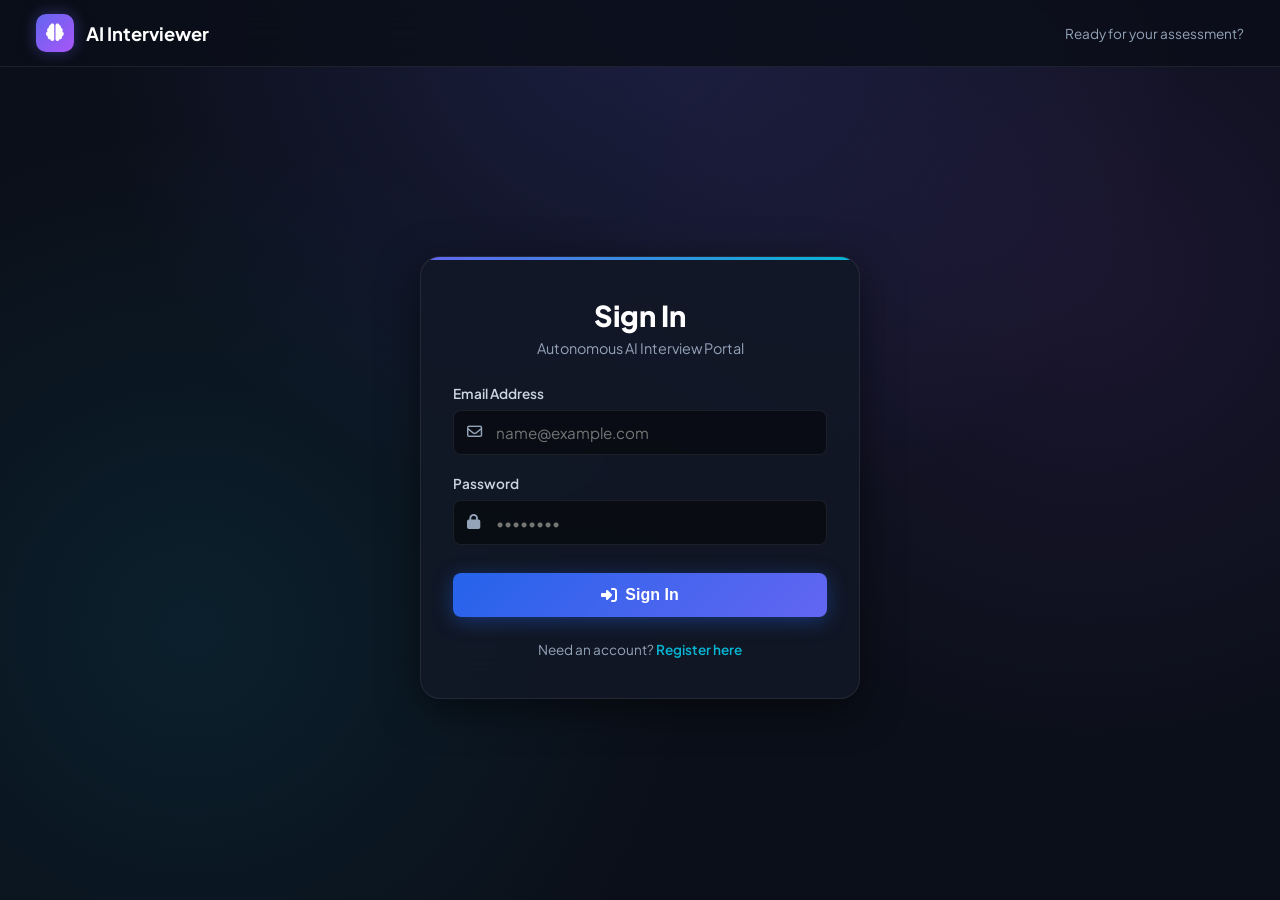
<file: frontend/login.html>
﻿<!DOCTYPE html>
<html lang="en">
<head>
  <meta charset="UTF-8">
  <meta name="viewport" content="width=device-width, initial-scale=1.0">
  <title>Sign In | AI Interviewer</title>
  <link rel="stylesheet" href="https://cdnjs.cloudflare.com/ajax/libs/font-awesome/6.4.0/css/all.min.css">
  <link rel="preconnect" href="https://fonts.googleapis.com">
  <link rel="preconnect" href="https://fonts.gstatic.com" crossorigin>
  <link href="https://fonts.googleapis.com/css2?family=Plus+Jakarta+Sans:wght@300;400;500;600;700;800&display=swap" rel="stylesheet">
  <style>
    :root {
      --bg-dark: #0b0f19;
      --bg-card: rgba(18, 24, 38, 0.85);
      --border-subtle: rgba(255, 255, 255, 0.08);
      --accent-blue: #3b82f6;
      --accent-indigo: #6366f1;
      --accent-purple: #a855f7;
      --accent-cyan: #06b6d4;
      --text-main: #f8fafc;
      --text-muted: #94a3b8;
      --radius-sm: 8px;
      --radius-lg: 20px;
    }

    * { margin: 0; padding: 0; box-sizing: border-box; }

    body {
      font-family: 'Plus Jakarta Sans', sans-serif;
      background-color: var(--bg-dark);
      color: var(--text-main);
      min-height: 100vh;
      background-image: 
        radial-gradient(circle at 50% 0%, rgba(99, 102, 241, 0.18) 0%, transparent 50%),
        radial-gradient(circle at 85% 30%, rgba(168, 85, 247, 0.1) 0%, transparent 40%),
        radial-gradient(circle at 15% 70%, rgba(6, 182, 212, 0.1) 0%, transparent 40%);
      background-attachment: fixed;
    }

    .navbar {
      display: flex;
      justify-content: space-between;
      align-items: center;
      padding: 14px 36px;
      background: rgba(11, 15, 25, 0.85);
      backdrop-filter: blur(16px);
      border-bottom: 1px solid var(--border-subtle);
      position: sticky;
      top: 0;
      z-index: 100;
    }

    .brand-wrapper {
      display: flex;
      align-items: center;
      gap: 12px;
      text-decoration: none;
    }

    .brand-icon {
      width: 38px;
      height: 38px;
      border-radius: 10px;
      background: linear-gradient(135deg, var(--accent-indigo), var(--accent-purple));
      display: flex;
      align-items: center;
      justify-content: center;
      font-weight: 800;
      font-size: 1.1rem;
      color: #fff;
      box-shadow: 0 0 15px rgba(99, 102, 241, 0.4);
    }

    .brand-title {
      font-size: 1.15rem;
      font-weight: 700;
      color: #fff;
    }

    .auth-wrapper {
      min-height: calc(100vh - 80px);
      display: flex;
      align-items: center;
      justify-content: center;
      padding: 30px 20px;
    }

    .auth-card {
      width: 100%;
      max-width: 440px;
      background: var(--bg-card);
      border: 1px solid var(--border-subtle);
      border-radius: var(--radius-lg);
      padding: 40px 32px;
      backdrop-filter: blur(20px);
      box-shadow: 0 10px 40px rgba(0, 0, 0, 0.5);
      position: relative;
      overflow: hidden;
    }

    .auth-card::before {
      content: "";
      position: absolute;
      top: 0;
      left: 0;
      right: 0;
      height: 3px;
      background: linear-gradient(90deg, var(--accent-indigo), var(--accent-cyan));
    }

    .auth-header {
      text-align: center;
      margin-bottom: 28px;
    }

    .auth-header h1 {
      font-size: 1.8rem;
      font-weight: 800;
      color: #fff;
      margin-bottom: 6px;
    }

    .auth-header p {
      font-size: 0.9rem;
      color: var(--text-muted);
    }

    .form-group {
      margin-bottom: 20px;
      text-align: left;
    }

    .form-label {
      display: block;
      font-size: 0.85rem;
      font-weight: 600;
      color: #cbd5e1;
      margin-bottom: 8px;
    }

    .input-container {
      position: relative;
      display: flex;
      align-items: center;
    }

    .input-icon {
      position: absolute;
      left: 14px;
      color: var(--text-muted);
      font-size: 0.95rem;
      pointer-events: none;
    }

    .form-input {
      width: 100%;
      padding: 12px 16px 12px 42px;
      background: rgba(0, 0, 0, 0.45);
      border: 1px solid var(--border-subtle);
      border-radius: var(--radius-sm);
      color: #fff;
      font-size: 0.95rem;
      font-family: inherit;
      outline: none;
      transition: all 0.2s ease;
    }

    .form-input:focus {
      border-color: var(--accent-blue);
      box-shadow: 0 0 12px rgba(59, 130, 246, 0.35);
      background: rgba(0, 0, 0, 0.65);
    }

    .btn-submit {
      width: 100%;
      padding: 13px 20px;
      border-radius: var(--radius-sm);
      background: linear-gradient(135deg, #2563eb, #6366f1);
      color: #fff;
      font-size: 1rem;
      font-weight: 700;
      border: none;
      cursor: pointer;
      box-shadow: 0 4px 20px rgba(37, 99, 235, 0.4);
      transition: all 0.2s ease;
      margin-top: 8px;
      display: inline-flex;
      align-items: center;
      justify-content: center;
      gap: 8px;
    }

    .btn-submit:hover {
      transform: translateY(-2px);
      box-shadow: 0 6px 25px rgba(37, 99, 235, 0.6);
    }

    .auth-footer {
      text-align: center;
      margin-top: 24px;
      font-size: 0.85rem;
      color: var(--text-muted);
    }

    .auth-footer a {
      color: var(--accent-cyan);
      text-decoration: none;
      font-weight: 600;
    }

    .auth-footer a:hover {
      text-decoration: underline;
    }
  </style>
</head>
<body>
  <nav class="navbar">
    <a href="dashboard.html" class="brand-wrapper">
      <div class="brand-icon"><i class="fa-solid fa-brain"></i></div>
      <span class="brand-title">AI Interviewer</span>
    </a>
    <div style="font-size: 0.85rem; color: var(--text-muted);">
      Ready for your assessment?
    </div>
  </nav>

  <div class="auth-wrapper">
    <div class="auth-card">
      <div class="auth-header">
        <h1>Sign In</h1>
        <p>Autonomous AI Interview Portal</p>
      </div>

      <form id="login-form">
        <div class="form-group">
          <label class="form-label" for="email">Email Address</label>
          <div class="input-container">
            <i class="fa-regular fa-envelope input-icon"></i>
            <input type="email" id="email" class="form-input" required placeholder="name@example.com">
          </div>
        </div>

        <div class="form-group">
          <label class="form-label" for="password">Password</label>
          <div class="input-container">
            <i class="fa-solid fa-lock input-icon"></i>
            <input type="password" id="password" class="form-input" required placeholder="••••••••">
          </div>
        </div>

        <button type="submit" class="btn-submit">
          <i class="fa-solid fa-right-to-bracket"></i> Sign In
        </button>
      </form>

      <div class="auth-footer">
        Need an account? <a href="register.html">Register here</a>
      </div>
    </div>
  </div>

  <script src="js/api.js"></script>
  <script>
    document.getElementById("login-form").onsubmit = async (e) => {
      e.preventDefault();
      const btn = e.target.querySelector("button");
      btn.innerText = "Signing in...";
      try {
        const res = await api.request("/auth/login", {
          method: "POST",
          body: JSON.stringify({
            email: document.getElementById("email").value,
            password: document.getElementById("password").value
          })
        });
        api.setToken(res.access_token);
        api.setUser({ name: res.user_name, email: res.user_email });
        window.location.href = "dashboard.html";
      } catch (err) {
        alert(err.message || "Invalid email or password");
        btn.innerHTML = '<i class="fa-solid fa-right-to-bracket"></i> Sign In';
      }
    };
  </script>
</body>
</html>
</file>
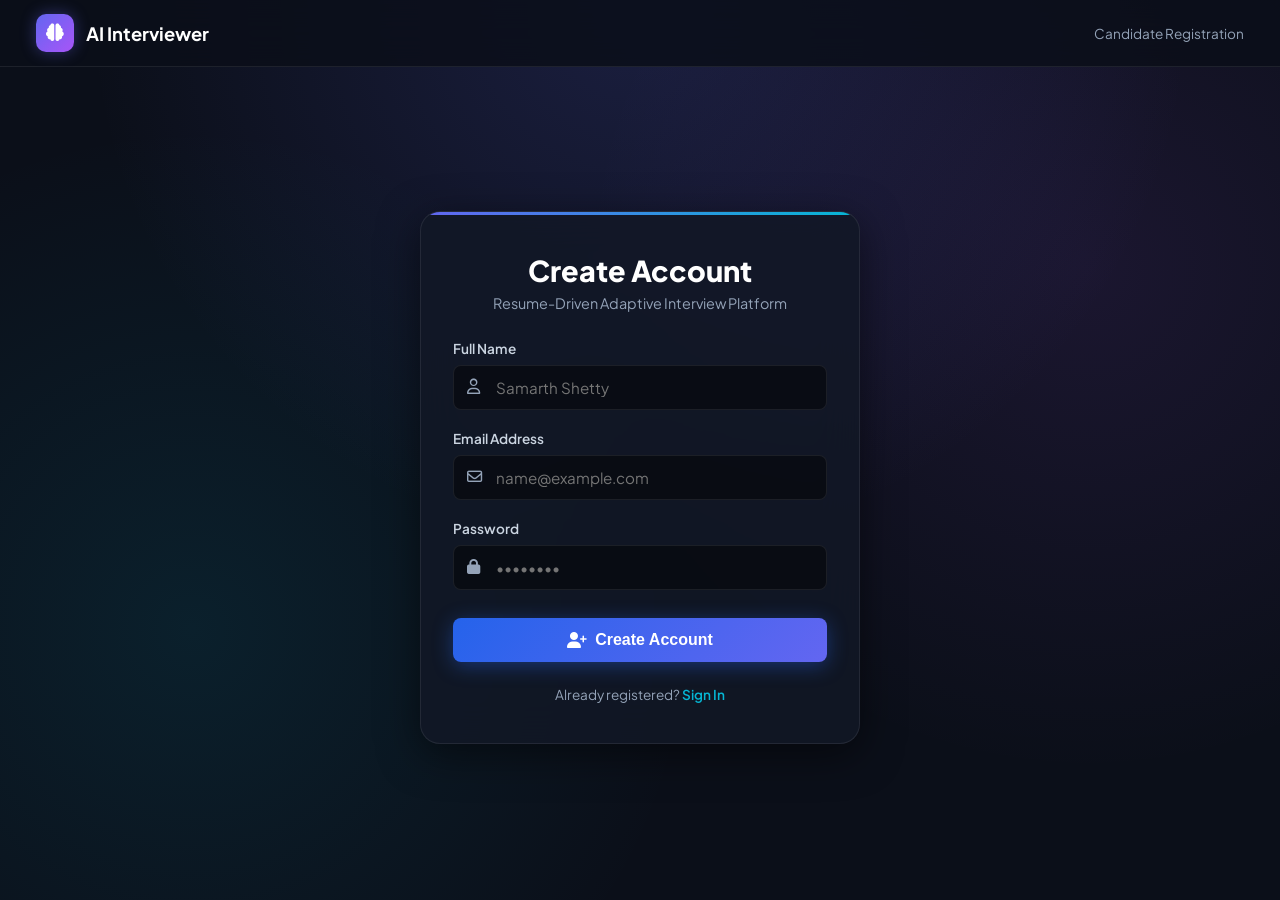
<file: frontend/register.html>
﻿<!DOCTYPE html>
<html lang="en">
<head>
  <meta charset="UTF-8">
  <meta name="viewport" content="width=device-width, initial-scale=1.0">
  <title>Create Account | AI Interviewer</title>
  <link rel="stylesheet" href="https://cdnjs.cloudflare.com/ajax/libs/font-awesome/6.4.0/css/all.min.css">
  <link rel="preconnect" href="https://fonts.googleapis.com">
  <link rel="preconnect" href="https://fonts.gstatic.com" crossorigin>
  <link href="https://fonts.googleapis.com/css2?family=Plus+Jakarta+Sans:wght@300;400;500;600;700;800&display=swap" rel="stylesheet">
  <style>
    :root {
      --bg-dark: #0b0f19;
      --bg-card: rgba(18, 24, 38, 0.85);
      --border-subtle: rgba(255, 255, 255, 0.08);
      --accent-blue: #3b82f6;
      --accent-indigo: #6366f1;
      --accent-purple: #a855f7;
      --accent-cyan: #06b6d4;
      --text-main: #f8fafc;
      --text-muted: #94a3b8;
      --radius-sm: 8px;
      --radius-lg: 20px;
    }

    * { margin: 0; padding: 0; box-sizing: border-box; }

    body {
      font-family: 'Plus Jakarta Sans', sans-serif;
      background-color: var(--bg-dark);
      color: var(--text-main);
      min-height: 100vh;
      background-image: 
        radial-gradient(circle at 50% 0%, rgba(99, 102, 241, 0.18) 0%, transparent 50%),
        radial-gradient(circle at 85% 30%, rgba(168, 85, 247, 0.1) 0%, transparent 40%),
        radial-gradient(circle at 15% 70%, rgba(6, 182, 212, 0.1) 0%, transparent 40%);
      background-attachment: fixed;
    }

    .navbar {
      display: flex;
      justify-content: space-between;
      align-items: center;
      padding: 14px 36px;
      background: rgba(11, 15, 25, 0.85);
      backdrop-filter: blur(16px);
      border-bottom: 1px solid var(--border-subtle);
      position: sticky;
      top: 0;
      z-index: 100;
    }

    .brand-wrapper {
      display: flex;
      align-items: center;
      gap: 12px;
      text-decoration: none;
    }

    .brand-icon {
      width: 38px;
      height: 38px;
      border-radius: 10px;
      background: linear-gradient(135deg, var(--accent-indigo), var(--accent-purple));
      display: flex;
      align-items: center;
      justify-content: center;
      font-weight: 800;
      font-size: 1.1rem;
      color: #fff;
      box-shadow: 0 0 15px rgba(99, 102, 241, 0.4);
    }

    .brand-title {
      font-size: 1.15rem;
      font-weight: 700;
      color: #fff;
    }

    .auth-wrapper {
      min-height: calc(100vh - 80px);
      display: flex;
      align-items: center;
      justify-content: center;
      padding: 30px 20px;
    }

    .auth-card {
      width: 100%;
      max-width: 440px;
      background: var(--bg-card);
      border: 1px solid var(--border-subtle);
      border-radius: var(--radius-lg);
      padding: 40px 32px;
      backdrop-filter: blur(20px);
      box-shadow: 0 10px 40px rgba(0, 0, 0, 0.5);
      position: relative;
      overflow: hidden;
    }

    .auth-card::before {
      content: "";
      position: absolute;
      top: 0;
      left: 0;
      right: 0;
      height: 3px;
      background: linear-gradient(90deg, var(--accent-indigo), var(--accent-cyan));
    }

    .auth-header {
      text-align: center;
      margin-bottom: 28px;
    }

    .auth-header h1 {
      font-size: 1.8rem;
      font-weight: 800;
      color: #fff;
      margin-bottom: 6px;
    }

    .auth-header p {
      font-size: 0.9rem;
      color: var(--text-muted);
    }

    .form-group {
      margin-bottom: 20px;
      text-align: left;
    }

    .form-label {
      display: block;
      font-size: 0.85rem;
      font-weight: 600;
      color: #cbd5e1;
      margin-bottom: 8px;
    }

    .input-container {
      position: relative;
      display: flex;
      align-items: center;
    }

    .input-icon {
      position: absolute;
      left: 14px;
      color: var(--text-muted);
      font-size: 0.95rem;
      pointer-events: none;
    }

    .form-input {
      width: 100%;
      padding: 12px 16px 12px 42px;
      background: rgba(0, 0, 0, 0.45);
      border: 1px solid var(--border-subtle);
      border-radius: var(--radius-sm);
      color: #fff;
      font-size: 0.95rem;
      font-family: inherit;
      outline: none;
      transition: all 0.2s ease;
    }

    .form-input:focus {
      border-color: var(--accent-blue);
      box-shadow: 0 0 12px rgba(59, 130, 246, 0.35);
      background: rgba(0, 0, 0, 0.65);
    }

    .btn-submit {
      width: 100%;
      padding: 13px 20px;
      border-radius: var(--radius-sm);
      background: linear-gradient(135deg, #2563eb, #6366f1);
      color: #fff;
      font-size: 1rem;
      font-weight: 700;
      border: none;
      cursor: pointer;
      box-shadow: 0 4px 20px rgba(37, 99, 235, 0.4);
      transition: all 0.2s ease;
      margin-top: 8px;
      display: inline-flex;
      align-items: center;
      justify-content: center;
      gap: 8px;
    }

    .btn-submit:hover {
      transform: translateY(-2px);
      box-shadow: 0 6px 25px rgba(37, 99, 235, 0.6);
    }

    .auth-footer {
      text-align: center;
      margin-top: 24px;
      font-size: 0.85rem;
      color: var(--text-muted);
    }

    .auth-footer a {
      color: var(--accent-cyan);
      text-decoration: none;
      font-weight: 600;
    }

    .auth-footer a:hover {
      text-decoration: underline;
    }
  </style>
</head>
<body>
  <nav class="navbar">
    <a href="dashboard.html" class="brand-wrapper">
      <div class="brand-icon"><i class="fa-solid fa-brain"></i></div>
      <span class="brand-title">AI Interviewer</span>
    </a>
    <div style="font-size: 0.85rem; color: var(--text-muted);">
      Candidate Registration
    </div>
  </nav>

  <div class="auth-wrapper">
    <div class="auth-card">
      <div class="auth-header">
        <h1>Create Account</h1>
        <p>Resume-Driven Adaptive Interview Platform</p>
      </div>

      <form id="register-form">
        <div class="form-group">
          <label class="form-label" for="name">Full Name</label>
          <div class="input-container">
            <i class="fa-regular fa-user input-icon"></i>
            <input type="text" id="name" class="form-input" required placeholder="Samarth Shetty">
          </div>
        </div>

        <div class="form-group">
          <label class="form-label" for="email">Email Address</label>
          <div class="input-container">
            <i class="fa-regular fa-envelope input-icon"></i>
            <input type="email" id="email" class="form-input" required placeholder="name@example.com">
          </div>
        </div>

        <div class="form-group">
          <label class="form-label" for="password">Password</label>
          <div class="input-container">
            <i class="fa-solid fa-lock input-icon"></i>
            <input type="password" id="password" class="form-input" required placeholder="••••••••">
          </div>
        </div>

        <button type="submit" class="btn-submit">
          <i class="fa-solid fa-user-plus"></i> Create Account
        </button>
      </form>

      <div class="auth-footer">
        Already registered? <a href="login.html">Sign In</a>
      </div>
    </div>
  </div>

  <script src="js/api.js"></script>
  <script>
    document.getElementById("register-form").onsubmit = async (e) => {
      e.preventDefault();
      const btn = e.target.querySelector("button");
      btn.innerText = "Creating account...";
      try {
        const res = await api.request("/auth/register", {
          method: "POST",
          body: JSON.stringify({
            name: document.getElementById("name").value,
            email: document.getElementById("email").value,
            password: document.getElementById("password").value
          })
        });
        api.setToken(res.access_token);
        api.setUser({ name: res.user_name, email: res.user_email });
        window.location.href = "dashboard.html";
      } catch (err) {
        alert(err.message || "Registration failed");
        btn.innerHTML = '<i class="fa-solid fa-user-plus"></i> Create Account';
      }
    };
  </script>
</body>
</html>
</file>
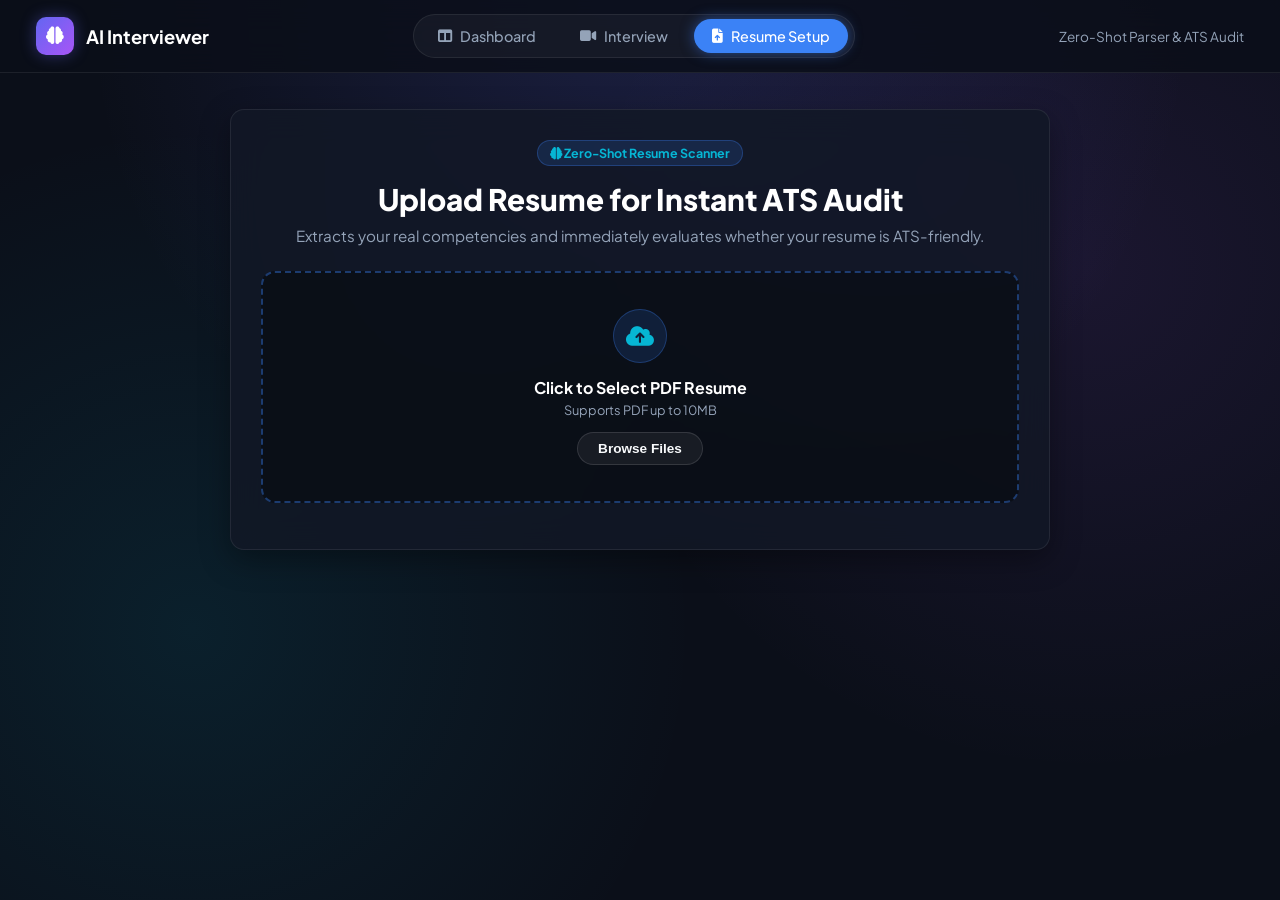
<file: frontend/resume.html>
﻿<!DOCTYPE html>
<html lang="en">
<head>
  <meta charset="UTF-8">
  <meta name="viewport" content="width=device-width, initial-scale=1.0">
  <title>Resume Setup & ATS Auditor | AI Interviewer</title>
  <link rel="stylesheet" href="https://cdnjs.cloudflare.com/ajax/libs/font-awesome/6.4.0/css/all.min.css">
  <link rel="preconnect" href="https://fonts.googleapis.com">
  <link rel="preconnect" href="https://fonts.gstatic.com" crossorigin>
  <link href="https://fonts.googleapis.com/css2?family=Plus+Jakarta+Sans:wght@300;400;500;600;700;800&display=swap" rel="stylesheet">
  <style>
    :root {
      --bg-dark: #0b0f19;
      --bg-card: rgba(18, 24, 38, 0.85);
      --border-subtle: rgba(255, 255, 255, 0.08);
      --border-glow: rgba(59, 130, 246, 0.4);
      --accent-blue: #3b82f6;
      --accent-indigo: #6366f1;
      --accent-purple: #a855f7;
      --accent-cyan: #06b6d4;
      --accent-yellow: #f59e0b;
      --accent-green: #10b981;
      --accent-red: #f43f5e;
      --text-main: #f8fafc;
      --text-muted: #94a3b8;
      --radius-sm: 8px;
      --radius-md: 14px;
      --radius-lg: 20px;
    }

    * { margin: 0; padding: 0; box-sizing: border-box; }

    body {
      font-family: 'Plus Jakarta Sans', sans-serif;
      background-color: var(--bg-dark);
      color: var(--text-main);
      min-height: 100vh;
      background-image: 
        radial-gradient(circle at 50% 0%, rgba(99, 102, 241, 0.18) 0%, transparent 50%),
        radial-gradient(circle at 85% 30%, rgba(168, 85, 247, 0.1) 0%, transparent 40%),
        radial-gradient(circle at 15% 70%, rgba(6, 182, 212, 0.1) 0%, transparent 40%);
      background-attachment: fixed;
    }

    .navbar {
      display: flex;
      justify-content: space-between;
      align-items: center;
      padding: 14px 36px;
      background: rgba(11, 15, 25, 0.85);
      backdrop-filter: blur(16px);
      border-bottom: 1px solid var(--border-subtle);
      position: sticky;
      top: 0;
      z-index: 100;
    }

    .brand-wrapper {
      display: flex;
      align-items: center;
      gap: 12px;
      text-decoration: none;
    }

    .brand-icon {
      width: 38px;
      height: 38px;
      border-radius: 10px;
      background: linear-gradient(135deg, var(--accent-indigo), var(--accent-purple));
      display: flex;
      align-items: center;
      justify-content: center;
      font-weight: 800;
      font-size: 1.1rem;
      color: #fff;
      box-shadow: 0 0 15px rgba(99, 102, 241, 0.4);
    }

    .brand-title {
      font-size: 1.15rem;
      font-weight: 700;
      color: #fff;
    }

    .nav-center {
      display: flex;
      align-items: center;
      gap: 8px;
      background: rgba(255, 255, 255, 0.04);
      padding: 4px 6px;
      border-radius: 9999px;
      border: 1px solid var(--border-subtle);
    }

    .nav-pill {
      display: flex;
      align-items: center;
      gap: 8px;
      padding: 8px 18px;
      border-radius: 9999px;
      color: var(--text-muted);
      text-decoration: none;
      font-size: 0.9rem;
      font-weight: 500;
      transition: all 0.2s ease;
    }

    .nav-pill:hover { color: #fff; }
    .nav-pill.active {
      background: var(--accent-blue);
      color: #fff;
      box-shadow: 0 0 14px rgba(59, 130, 246, 0.5);
    }

    .container {
      max-width: 860px;
      margin: 0 auto;
      padding: 36px 20px 80px;
    }

    .stat-card {
      background: var(--bg-card);
      border: 1px solid var(--border-subtle);
      border-radius: var(--radius-md);
      padding: 30px;
      backdrop-filter: blur(16px);
      box-shadow: 0 10px 30px rgba(0, 0, 0, 0.35);
      margin-bottom: 24px;
    }

    .roles-badge {
      padding: 4px 12px;
      border-radius: 9999px;
      font-size: 0.78rem;
      font-weight: 700;
      display: inline-block;
    }

    .action-btn-pill {
      display: inline-flex;
      align-items: center;
      gap: 10px;
      padding: 12px 26px;
      border-radius: 9999px;
      background: rgba(255, 255, 255, 0.06);
      border: 1px solid rgba(255, 255, 255, 0.12);
      color: var(--text-main);
      text-decoration: none;
      font-size: 0.95rem;
      font-weight: 600;
      cursor: pointer;
      transition: all 0.2s ease;
    }

    .action-btn-pill.primary {
      background: linear-gradient(135deg, #2563eb, #6366f1);
      border-color: transparent;
      box-shadow: 0 0 20px rgba(37, 99, 235, 0.4);
    }

    .problem-card {
      background: rgba(0, 0, 0, 0.35);
      border-left: 4px solid var(--accent-red);
      border-top: 1px solid var(--border-subtle);
      border-right: 1px solid var(--border-subtle);
      border-bottom: 1px solid var(--border-subtle);
      border-radius: var(--radius-sm);
      padding: 14px 18px;
      margin-bottom: 12px;
    }

    .problem-card.medium { border-left-color: var(--accent-yellow); }
    .problem-card.low { border-left-color: var(--accent-cyan); }
  </style>
</head>
<body>
  <nav class="navbar">
    <a href="dashboard.html" class="brand-wrapper">
      <div class="brand-icon"><i class="fa-solid fa-brain"></i></div>
      <span class="brand-title">AI Interviewer</span>
    </a>

    <div class="nav-center">
      <a href="dashboard.html" class="nav-pill"><i class="fa-solid fa-table-columns"></i> Dashboard</a>
      <a href="interview.html" class="nav-pill"><i class="fa-solid fa-video"></i> Interview</a>
      <a href="resume.html" class="nav-pill active"><i class="fa-solid fa-file-arrow-up"></i> Resume Setup</a>
    </div>

    <div style="font-size: 0.85rem; color: var(--text-muted);">
      Zero-Shot Parser &amp; ATS Audit
    </div>
  </nav>

  <main class="container">
    <div class="stat-card" style="text-align: center;">
      <span class="roles-badge" style="background: rgba(59,130,246,0.15); color: var(--accent-cyan); border: 1px solid rgba(59,130,246,0.3); margin-bottom: 14px;">
        <i class="fa-solid fa-brain"></i> Zero-Shot Resume Scanner
      </span>
      <h1 style="font-size: 1.85rem; font-weight: 800; margin-bottom: 8px; color: #fff;">Upload Resume for Instant ATS Audit</h1>
      <p style="color: var(--text-muted); font-size: 0.95rem; margin-bottom: 26px;">
        Extracts your real competencies and immediately evaluates whether your resume is ATS-friendly.
      </p>

      <div style="border: 2px dashed var(--border-glow); padding: 36px 20px; border-radius: var(--radius-md); background: rgba(0, 0, 0, 0.35); margin-bottom: 16px; cursor: pointer;" onclick="document.getElementById('resume-file').click()">
        <input type="file" id="resume-file" accept=".pdf" style="display: none;" onchange="uploadResume()">
        <div style="width: 54px; height: 54px; border-radius: 50%; background: rgba(59, 130, 246, 0.15); border: 1px solid rgba(59, 130, 246, 0.3); display: flex; align-items: center; justify-content: center; margin: 0 auto 14px; font-size: 1.4rem; color: var(--accent-cyan);">
          <i class="fa-solid fa-cloud-arrow-up"></i>
        </div>
        <p style="font-size: 1rem; font-weight: 700; color: #fff; margin-bottom: 4px;">Click to Select PDF Resume</p>
        <p style="font-size: 0.8rem; color: var(--text-muted); margin-bottom: 14px;">Supports PDF up to 10MB</p>
        <button class="action-btn-pill" style="padding: 8px 20px; font-size: 0.85rem;" onclick="event.stopPropagation(); document.getElementById('resume-file').click();">Browse Files</button>
      </div>

      <div id="upload-loading" style="display: none; padding: 20px;">
        <i class="fa-solid fa-circle-notch fa-spin" style="font-size: 2rem; color: var(--accent-blue);"></i>
        <p style="color: var(--text-muted); margin-top: 10px; font-size: 0.9rem;">Extracting skills &amp; auditing ATS friendliness...</p>
      </div>
    </div>

    <!-- Extracted Competencies & Detected Projects Card -->
    <div id="extracted-section" class="stat-card" style="display: none;">
      <div style="display: flex; justify-content: space-between; align-items: center; margin-bottom: 14px;">
        <h3 style="font-size: 1.1rem; color: var(--accent-green);"><i class="fa-solid fa-circle-check"></i> Extracted Competencies</h3>
        <span class="roles-badge" id="skill-count-badge" style="background: rgba(16,185,129,0.15); color: var(--accent-green); border: 1px solid rgba(16,185,129,0.3);">0 Skills</span>
      </div>
      <div id="skills-list" style="display: flex; flex-wrap: wrap; gap: 8px; margin-bottom: 20px;"></div>

      <h4 style="font-size: 0.95rem; color: #fff; margin-bottom: 10px;">Detected Projects &amp; Work</h4>
      <div id="projects-list" style="display: flex; flex-direction: column; gap: 8px;"></div>
    </div>

    <!-- ATS AUDIT & CORRECTION CARD -->
    <div id="ats-audit-card" class="stat-card" style="display: none;">
      <div style="display: flex; justify-content: space-between; align-items: center; margin-bottom: 20px;">
        <div>
          <h2 style="font-size: 1.3rem; font-weight: 800; color: #fff; margin-bottom: 4px;">
            <i class="fa-solid fa-shield-halved" style="color: var(--accent-cyan);"></i> ATS Friendliness &amp; Health Audit
          </h2>
          <span style="font-size: 0.85rem; color: var(--text-muted);">Real-time parser compliance &amp; percentage score</span>
        </div>
        <div id="ats-badge-status" class="roles-badge" style="font-size: 0.9rem; padding: 6px 16px;">ATS Friendly</div>
      </div>

      <!-- Percentage Gauge & Quick Sub-scores -->
      <div style="display: grid; grid-template-columns: 140px 1fr; gap: 20px; align-items: center; background: rgba(0,0,0,0.3); padding: 20px; border-radius: var(--radius-md); border: 1px solid var(--border-subtle); margin-bottom: 22px;">
        <div style="text-align: center;">
          <div id="ats-pct-number" style="font-size: 3rem; font-weight: 800; color: var(--accent-green); line-height: 1;">85%</div>
          <span style="font-size: 0.75rem; color: var(--text-muted); font-weight: 600;">ATS SCORE</span>
        </div>

        <div style="display: flex; flex-direction: column; gap: 10px;">
          <div>
            <div style="display: flex; justify-content: space-between; font-size: 0.8rem; font-weight: 700; margin-bottom: 4px;">
              <span>Keyword Density</span>
              <span id="score-kw" style="color: var(--accent-cyan);">80%</span>
            </div>
            <div style="width: 100%; height: 6px; background: rgba(255,255,255,0.08); border-radius: 9999px; overflow: hidden;">
              <div id="bar-kw" style="width: 80%; height: 100%; background: var(--accent-cyan);"></div>
            </div>
          </div>
          <div>
            <div style="display: flex; justify-content: space-between; font-size: 0.8rem; font-weight: 700; margin-bottom: 4px;">
              <span>Layout &amp; Section Structure</span>
              <span id="score-struct" style="color: var(--accent-purple);">85%</span>
            </div>
            <div style="width: 100%; height: 6px; background: rgba(255,255,255,0.08); border-radius: 9999px; overflow: hidden;">
              <div id="bar-struct" style="width: 85%; height: 100%; background: var(--accent-purple);"></div>
            </div>
          </div>
        </div>
      </div>

      <!-- Problem & How to Correct It Section -->
      <h3 style="font-size: 1.05rem; font-weight: 700; color: #fff; margin-bottom: 12px;">
        <i class="fa-solid fa-wrench" style="color: var(--accent-yellow);"></i> Detected Issues &amp; How to Correct Them
      </h3>
      <div id="issues-list" style="margin-bottom: 22px;"></div>

      <a href="interview.html" class="action-btn-pill primary" style="width: 100%; justify-content: center; padding: 14px;">
        Proceed to Dynamic Interview <i class="fa-solid fa-arrow-right"></i>
      </a>
    </div>
  </main>

  <script src="js/api.js"></script>
  <script>
    async function uploadResume() {
      const fileInput = document.getElementById("resume-file");
      if (!fileInput.files[0]) return;

      const formData = new FormData();
      formData.append("file", fileInput.files[0]);

      document.getElementById("upload-loading").style.display = "block";
      document.getElementById("extracted-section").style.display = "none";
      document.getElementById("ats-audit-card").style.display = "none";

      try {
        const uploadRes = await api.request("/resume/upload", {
          method: "POST",
          body: formData
        });

        // Run ATS evaluation
        const atsRes = await api.request("/resume/ats-analyze", {
          method: "POST",
          body: JSON.stringify({ target_role: "Data Scientist" })
        });

        document.getElementById("upload-loading").style.display = "none";
        document.getElementById("extracted-section").style.display = "block";
        document.getElementById("ats-audit-card").style.display = "block";

        // Render Extracted Skills
        const skillsContainer = document.getElementById("skills-list");
        skillsContainer.innerHTML = "";
        const skills = uploadRes.parsed.skills || [];
        document.getElementById("skill-count-badge").innerText = `${skills.length} Extracted`;
        skills.forEach(s => {
          const name = s.name || s;
          skillsContainer.innerHTML += `<span class="roles-badge" style="background: rgba(59, 130, 246, 0.15); color: var(--accent-cyan); border: 1px solid rgba(59, 130, 246, 0.3); font-size: 0.8rem; padding: 5px 12px;">${name}</span>`;
        });

        // Render Extracted Projects
        const projContainer = document.getElementById("projects-list");
        projContainer.innerHTML = "";
        const projects = uploadRes.parsed.projects || [];
        projects.forEach(p => {
          projContainer.innerHTML += `
            <div style="background: rgba(255, 255, 255, 0.04); border: 1px solid var(--border-subtle); padding: 12px 14px; border-radius: var(--radius-sm);">
              <div style="font-weight: 700; color: #fff; font-size: 0.9rem;">${p.name}</div>
              <div style="color: var(--text-muted); font-size: 0.8rem; margin-top: 4px;">${p.description}</div>
            </div>
          `;
        });

        // Render ATS Percentage & Friendliness
        const report = atsRes.report;
        const pct = report.ats_percentage || 80;
        document.getElementById("ats-pct-number").innerText = `${pct}%`;

        const badge = document.getElementById("ats-badge-status");
        if (pct >= 75) {
          badge.innerText = "ATS Friendly ✅";
          badge.style.background = "rgba(16,185,129,0.15)";
          badge.style.color = "#10b981";
          badge.style.border = "1px solid rgba(16,185,129,0.3)";
          document.getElementById("ats-pct-number").style.color = "#10b981";
        } else if (pct >= 55) {
          badge.innerText = "Needs Optimization ⚠️";
          badge.style.background = "rgba(245,158,11,0.15)";
          badge.style.color = "#f59e0b";
          badge.style.border = "1px solid rgba(245,158,11,0.3)";
          document.getElementById("ats-pct-number").style.color = "#f59e0b";
        } else {
          badge.innerText = "Not ATS Friendly ❌";
          badge.style.background = "rgba(244,63,94,0.15)";
          badge.style.color = "#f43f5e";
          badge.style.border = "1px solid rgba(244,63,94,0.3)";
          document.getElementById("ats-pct-number").style.color = "#f43f5e";
        }

        const kwScore = (report.scores && report.scores.keyword_match) || 75;
        const structScore = (report.scores && report.scores.section_structure) || 85;
        document.getElementById("score-kw").innerText = `${kwScore}%`;
        document.getElementById("bar-kw").style.width = `${kwScore}%`;
        document.getElementById("score-struct").innerText = `${structScore}%`;
        document.getElementById("bar-struct").style.width = `${structScore}%`;

        // Render Issues & How to Correct It
        const issuesBox = document.getElementById("issues-list");
        issuesBox.innerHTML = "";
        const problems = report.problems_and_corrections || [];
        if (problems.length === 0) {
          issuesBox.innerHTML = `<p style="color: var(--accent-green); font-size: 0.88rem;">No critical formatting or parsing issues found!</p>`;
        } else {
          problems.forEach(item => {
            issuesBox.innerHTML += `
              <div class="problem-card ${item.impact ? item.impact.toLowerCase() : 'medium'}">
                <div style="display: flex; justify-content: space-between; align-items: center; margin-bottom: 6px;">
                  <span style="font-weight: 700; color: #fff; font-size: 0.9rem;">${item.issue}</span>
                  <span class="roles-badge" style="background: rgba(255,255,255,0.06); font-size: 0.72rem;">${item.impact || 'Medium'} Impact</span>
                </div>
                <div style="background: rgba(255,255,255,0.03); padding: 8px 12px; border-radius: 6px; border: 1px solid var(--border-subtle);">
                  <span style="font-size: 0.75rem; font-weight: 700; color: var(--accent-cyan); display: block; margin-bottom: 2px;">HOW TO CORRECT:</span>
                  <p style="font-size: 0.83rem; color: #cbd5e1; margin: 0;">${item.how_to_fix}</p>
                </div>
              </div>
            `;
          });
        }

      } catch (err) {
        document.getElementById("upload-loading").style.display = "none";
        alert(err.message || "Failed to process resume.");
      }
    }
  </script>
</body>
</html>
</file>
